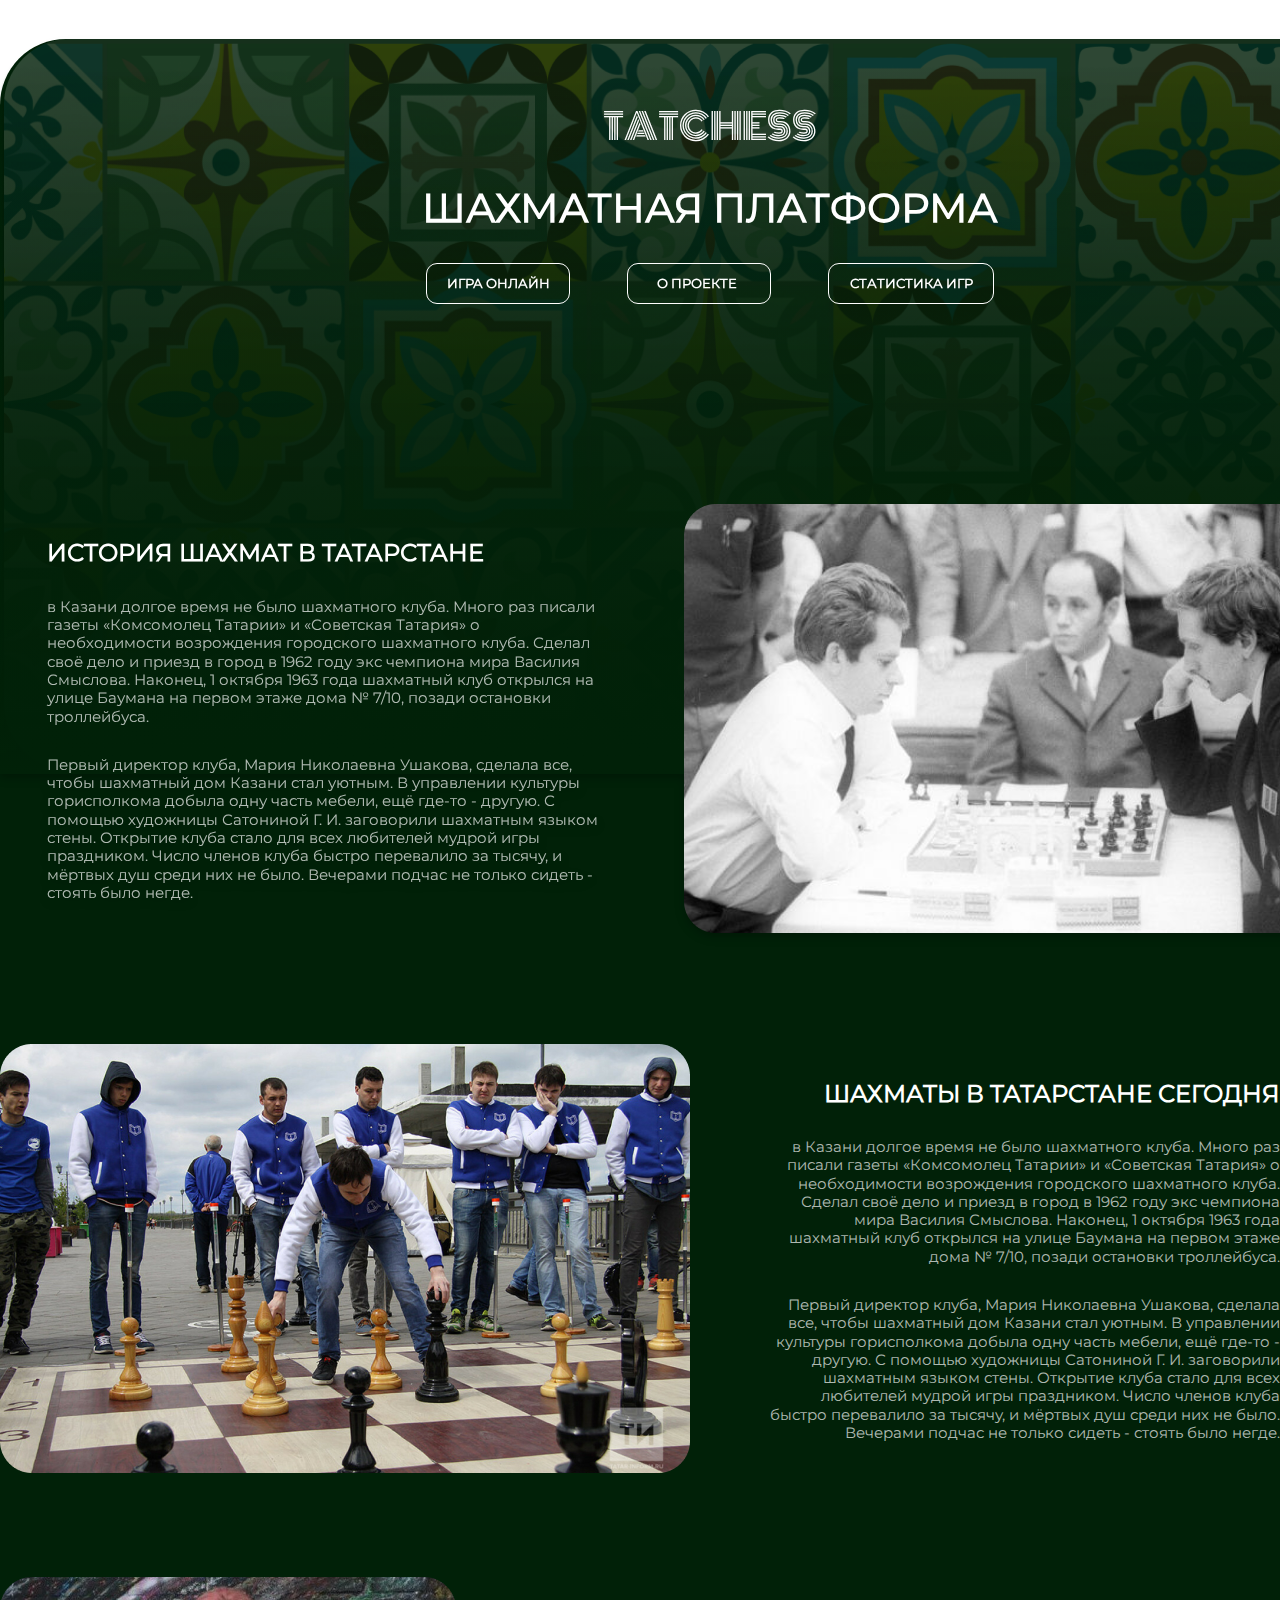
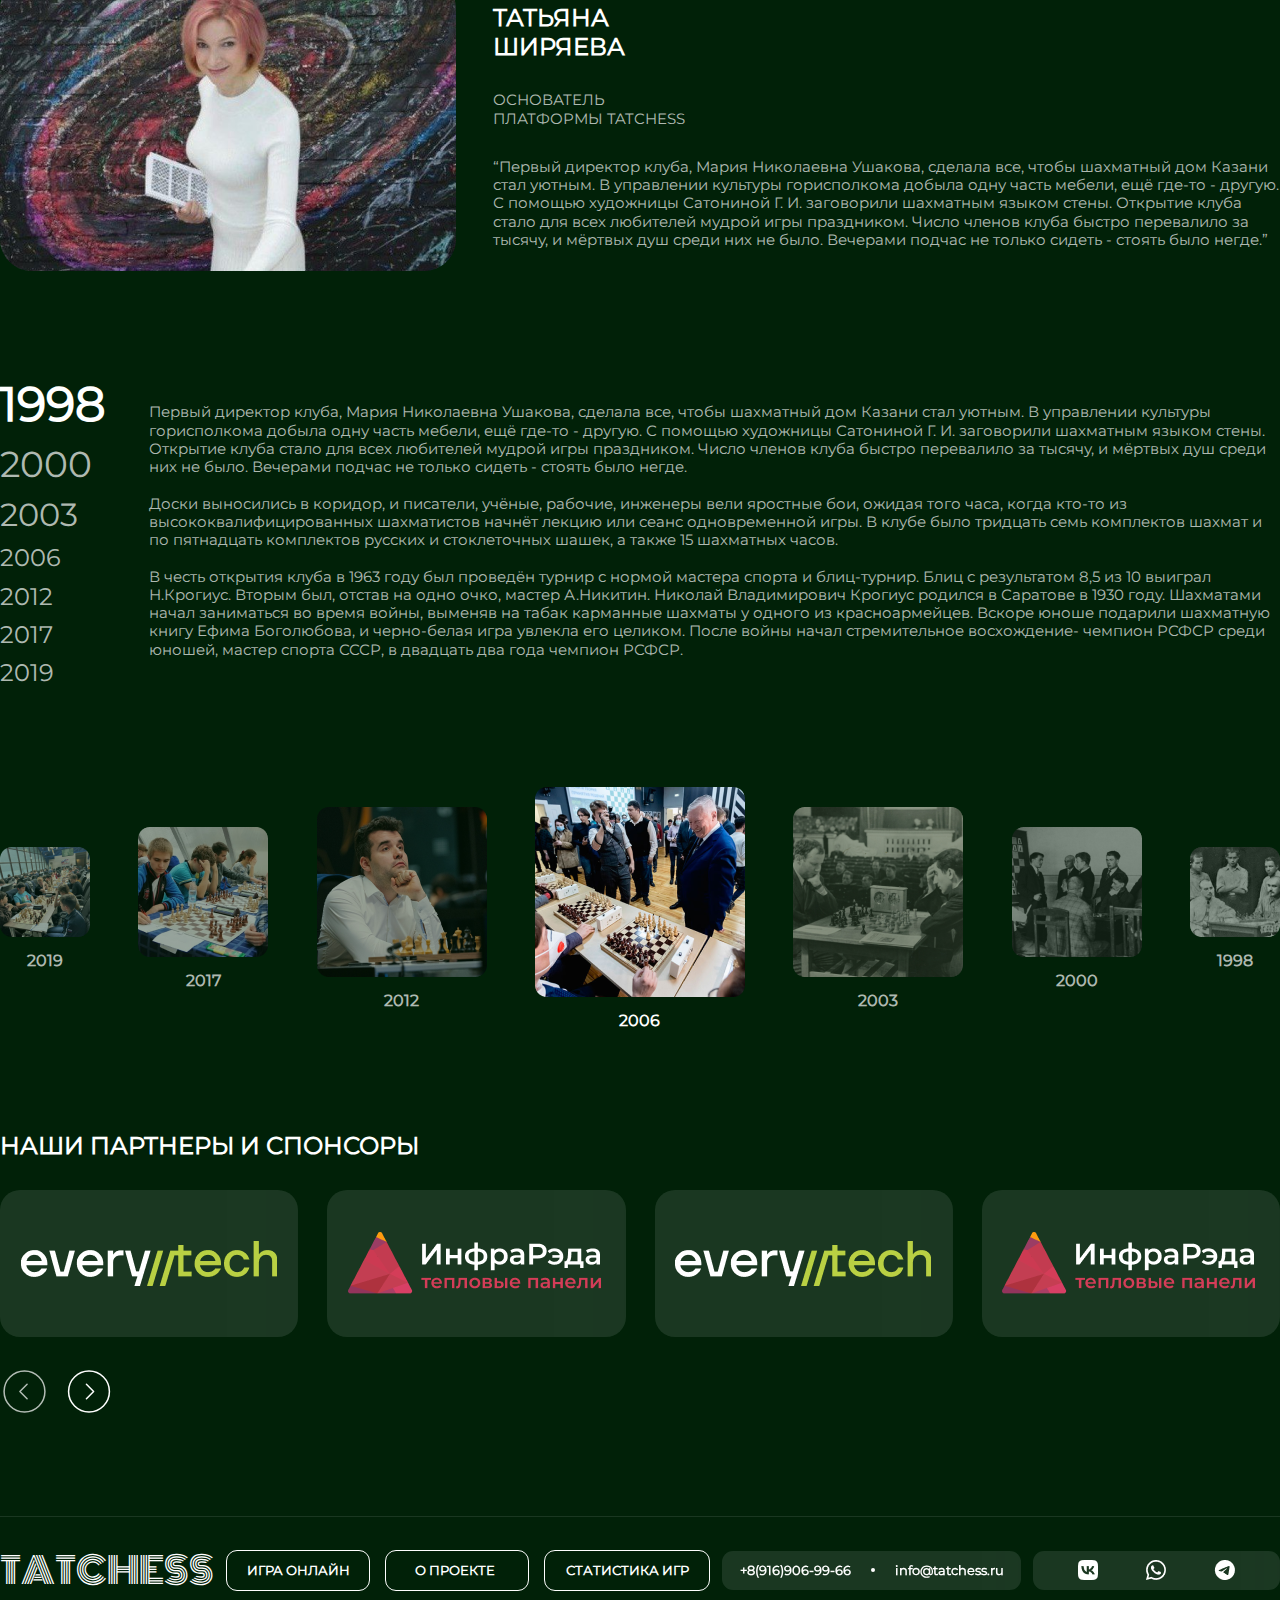
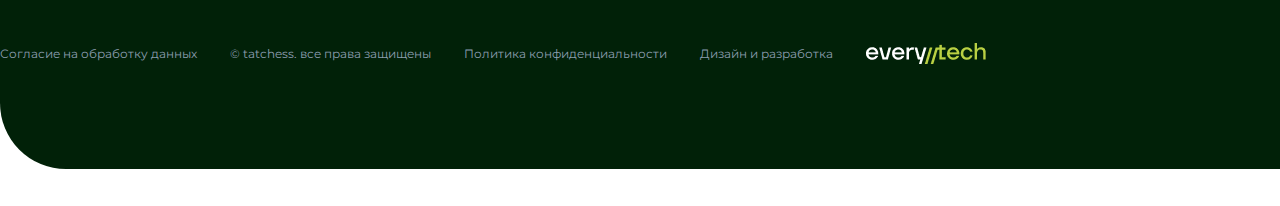
<file: index.html>
<!DOCTYPE html>
<html lang="en">

<head>
    <meta charset="UTF-8">
    <meta name="viewport" content="width=device-width, initial-scale=1.0">
    <title>TATCHESS</title>
    <link rel="stylesheet" href="assets/css/style.css">
</head>

<body class="container">

    <!-- header_and_banner start -->

    <div class="backgr_2"></div>
    <div class="backgr">
        <header class="logo">TATCHESS</header>
        <div class="banner">
            <div class="banner_title">
                <h1>ШАХМАТНАЯ ПЛАТФОРМА</h1>
            </div>
            <div class="buttons">
                <a href="pages/game_online.html" class="btn1">ИГРА ОНЛАЙН</a>
                <a href="pages/tatiana.html" class="btn2">О ПРОЕКТЕ</a>
                <a href="pages/game_stats.html" class="btn3">СТАТИСТИКА ИГР</a>
            </div>
        </div>

        <!-- header_and_banner end -->
    
        <!-- chess_story start -->

        <div class="chess_story container_2">
            <div class="chess_story_left">
                <h2>ИСТОРИЯ ШАХМАТ В ТАТАРСТАНЕ</h2>
                <p>в Казани долгое время не было шахматного клуба. Много раз писали газеты «Комсомолец Татарии» и
                    «Советская Татария» о необходимости возрождения городского шахматного клуба. Сделал своё дело и
                    приезд в город в 1962 году экс чемпиона мира Василия Смыслова. Наконец, 1 октября 1963 года
                    шахматный клуб открылся на улице Баумана на первом этаже дома № 7/10, позади остановки троллейбуса.
                </p>
                <p>Первый директор клуба, Мария Николаевна Ушакова, сделала все, чтобы шахматный дом Казани стал уютным.
                    В управлении культуры горисполкома добыла одну часть мебели, ещё где-то - другую. С помощью
                    художницы Сатониной Г. И. заговорили шахматным языком стены. Открытие клуба стало для всех любителей
                    мудрой игры праздником. Число членов клуба быстро перевалило за тысячу, и мёртвых душ среди них не
                    было. Вечерами подчас не только сидеть - стоять было негде.
                </p>
            </div>
            <div class="chess_story_right">
                <img src="assets/media/chess_story/chess_story.png" alt="История шахмат">
            </div>
        </div>

        <!-- chess_story end -->

    </div>
    <!-- chess_today start -->
    <div class="chess_today container_2 mt-100">
        <div class="chess_today_left">
            <img src="assets/media/chess_today/chess_today.png" alt="Шахматы сегодня">
        </div>
        <div class="chess_today_right">
            <h2>ШАХМАТЫ В ТАТАРСТАНЕ СЕГОДНЯ</h2>
            <p>в Казани долгое время не было шахматного клуба. Много раз писали газеты «Комсомолец Татарии» и
                «Советская Татария» о необходимости возрождения городского шахматного клуба. Сделал своё дело и
                приезд в город в 1962 году экс чемпиона мира Василия Смыслова. Наконец, 1 октября 1963 года
                шахматный клуб открылся на улице Баумана на первом этаже дома № 7/10, позади остановки троллейбуса.
            </p>
            <p>Первый директор клуба, Мария Николаевна Ушакова, сделала все, чтобы шахматный дом Казани стал уютным.
                В управлении культуры горисполкома добыла одну часть мебели, ещё где-то - другую. С помощью
                художницы Сатониной Г. И. заговорили шахматным языком стены. Открытие клуба стало для всех любителей
                мудрой игры праздником. Число членов клуба быстро перевалило за тысячу, и мёртвых душ среди них не
                было. Вечерами подчас не только сидеть - стоять было негде.
            </p>
        </div>
    </div>

    <!-- chess_today end -->

    <!-- tatiana start -->

    <div class="tatiana container_2 mt-100">
        <div class="tatiana_left">
            <img src="assets/media/tatiana/tatiana.png" alt="Татьяна Ширяева">
        </div>
        <div class="tatiana_right">
            <h2>ТАТЬЯНА <br>ШИРЯЕВА </h2>
            <p>ОСНОВАТЕЛЬ <br>ПЛАТФОРМЫ TATCHESS</p>
            <P>“Первый директор клуба, Мария Николаевна Ушакова, сделала все, чтобы шахматный дом Казани стал
                уютным. В управлении культуры горисполкома добыла одну часть мебели, ещё где-то - другую. С помощью
                художницы Сатониной Г. И. заговорили шахматным языком стены. Открытие клуба стало для всех любителей
                мудрой игры праздником. Число членов клуба быстро перевалило за тысячу, и мёртвых душ среди них не
                было. Вечерами подчас не только сидеть - стоять было негде.”</P>
        </div>
    </div>

    <!-- tatiana end -->

    <!-- years start -->

    <div class="years container_2 mt-100">
        <div class="years_left">
            <h1>1998</h1>
            <h2>2000</h2>
            <h3>2003</h3>
            <h4>2006</h4>
            <h4>2012</h4>
            <h4>2017</h4>
            <h4>2019</h4>
        </div>
        <div class="years_right">
            <p>Первый директор клуба, Мария Николаевна Ушакова, сделала все, чтобы шахматный дом Казани стал уютным.
                В
                управлении культуры горисполкома добыла одну часть мебели, ещё где-то - другую. С помощью художницы
                Сатониной Г. И. заговорили шахматным языком стены. Открытие клуба стало для всех любителей мудрой
                игры
                праздником. Число членов клуба быстро перевалило за тысячу, и мёртвых душ среди них не было.
                Вечерами
                подчас не только сидеть - стоять было негде.</p>
            <p>Доски выносились в коридор, и писатели, учёные, рабочие, инженеры вели яростные бои, ожидая того
                часа,
                когда кто-то из высококвалифицированных шахматистов начнёт лекцию или сеанс одновременной игры. В
                клубе
                было тридцать семь комплектов шахмат и по пятнадцать комплектов русских и стоклеточных шашек, а
                также 15
                шахматных часов.</p>
            <p>В честь открытия клуба в 1963 году был проведён турнир с нормой мастера спорта и блиц-турнир. Блиц с
                результатом 8,5 из 10 выиграл Н.Крогиус. Вторым был, отстав на одно очко, мастер А.Никитин. Николай
                Владимирович Крогиус родился в Саратове в 1930 году. Шахматами начал заниматься во время войны,
                выменяв
                на табак карманные шахматы у одного из красноармейцев. Вскоре юноше подарили шахматную книгу Ефима
                Боголюбова, и черно-белая игра увлекла его целиком. После войны начал стремительное восхождение-
                чемпион
                РСФСР среди юношей, мастер спорта СССР, в двадцать два года чемпион РСФСР.</p>
        </div>
    </div>
    <div class="years_images container_2 mt-100">
        <div class="years_images_block">
            <div class="img_block">
                <img src="assets/media/years_images/2019.png" alt="2019">
                <figcaption>2019</figcaption>
            </div>
            <div class="img_block">
                <img src="assets/media/years_images/2017.png" alt="2017">
                <figcaption>2017</figcaption>
            </div>
            <div class="img_block">
                <img src="assets/media/years_images/2012.png" alt="2012">
                <figcaption>2012</figcaption>
            </div>
            <div class="img_block">
                <img src="assets/media/years_images/2006.png" alt="2006">
                <figcaption class="active">2006</figcaption>
            </div>
            <div class="img_block">
                <img src="assets/media/years_images/2003.png" alt="2003">
                <figcaption>2003</figcaption>
            </div>
            <div class="img_block">
                <img src="assets/media/years_images/2000.png" alt="2000">
                <figcaption>2000</figcaption>
            </div>
            <div class="img_block">
                <img src="assets/media/years_images/1998.png" alt="1998">
                <figcaption>1998</figcaption>
            </div>
        </div>
    </div>

    <!-- years end -->

    <!-- partners start -->

    <div class="partners container_2 mt-100">
        <h2>НАШИ ПАРТНЕРЫ И СПОНСОРЫ</h2>
        <div class="partner_blocks">
            <div class="partner_block">
                <img src="assets/media/partners/everytech.png" alt="EveryTech">
            </div>
            <div class="partner_block">
                <img src="assets/media/partners/infraRada.png" alt="ИнфраРэда">
            </div>
            <div class="partner_block">
                <img src="assets/media/partners/everytech.png" alt="EveryTech">
            </div>
            <div class="partner_block">
                <img src="assets/media/partners/infraRada.png" alt="ИнфраРэда">
            </div>
        </div>
        <div class="partner_arrows">
            <img src="assets/media/partners/arrow_left.svg" alt="Назад">
            <img src="assets/media/partners/arrow_right.svg" alt="Далее">
        </div>
    </div>

    <!-- partners end -->

    <!-- footer start -->

    <footer class="container_2 mt-100">
        <div class="footer_line"></div>
        <div class="footer_menu">
            <div class="footer_logo">TATCHESS</div>
            <div class="footer_buttons">
                <a href="pages/game_online.html" class="btn1">ИГРА ОНЛАЙН</a>
                <a href="pages/tatiana.html" class="btn2">О ПРОЕКТЕ</a>
                <a href="pages/game_stats.html" class="btn3">СТАТИСТИКА ИГР</a>
            </div>
            <div class="contact_block">
                <a href="tel:+79169069966">+8(916)906-99-66</a>
                <div class="circle"></div>
                <a href="mailto:info@tatchess.ru">info@tatchess.ru</a>
            </div>
            <div class="social_icons">
                <img src="assets/media/footer/vk.png" alt="VK">
                <img src="assets/media/footer/ws.png" alt="WhatsApp">
                <img src="assets/media/footer/tg.png" alt="Telegram">
            </div>
        </div>
        <div class="footer_bottom_menu">
            <a href="#">Согласие на обработку данных</a>
            <a href="#">© tatchess. все права защищены</a>
            <a href="#">Политика конфиденциальности</a>
            <a href="#">Дизайн и разработка</a>
            <img src="assets/media/footer/everytech.png" alt="EveryTech">
        </div>
    </footer>

    <!-- footer end -->

</body>

</html>
</file>
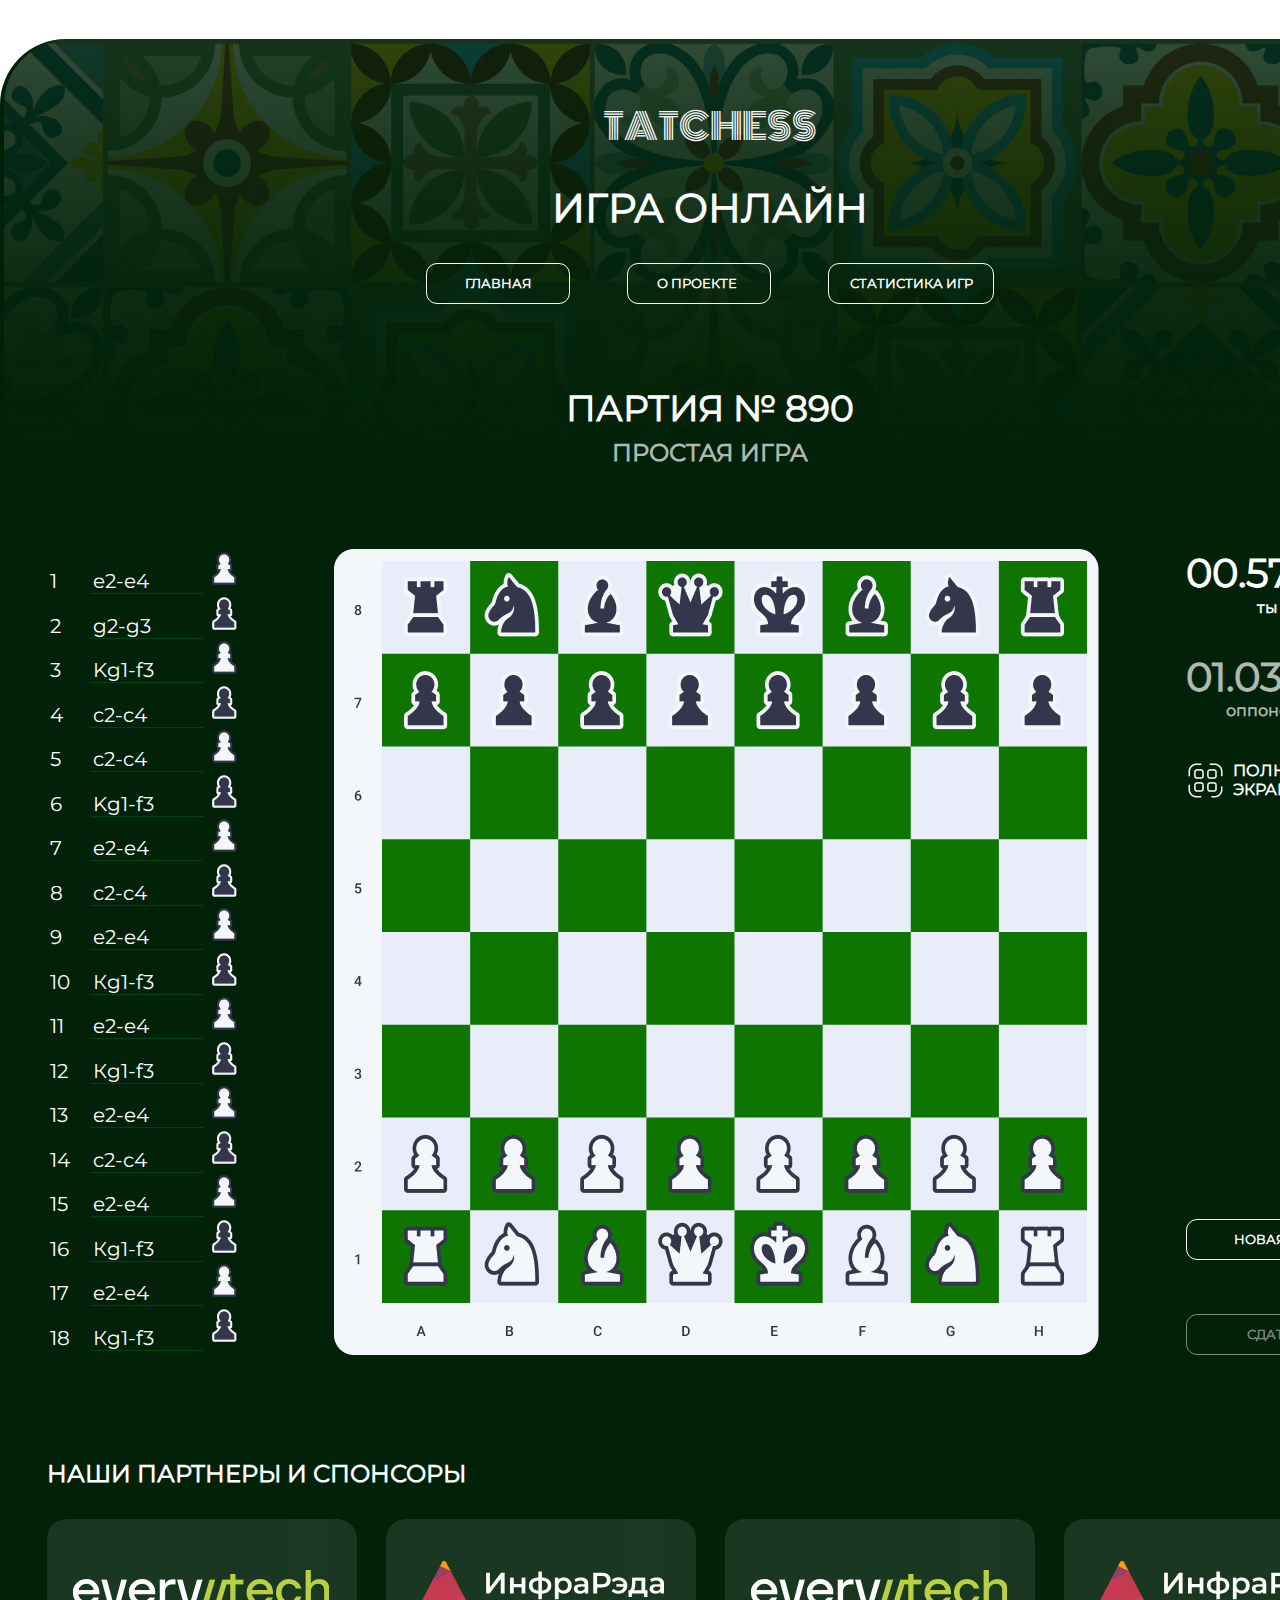
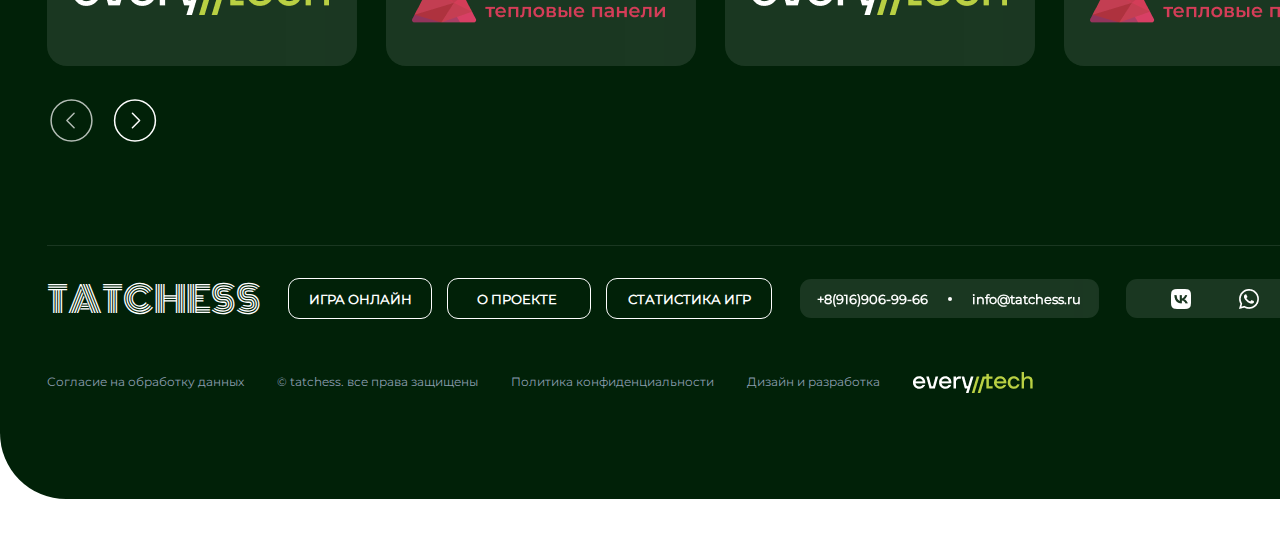
<file: pages/game_chess.html>
<!DOCTYPE html>
<html lang="ru">

<head>
    <meta charset="UTF-8">
    <meta name="viewport" content="width=device-width, initial-scale=1.0">
    <title>ИГРА ОНЛАЙН</title>
    <link rel="stylesheet" href="../assets/css/style.css">
</head>

<body class="container">
    <div class="game_chess_backgr_2"></div>
    <div class="stats_backgr">
        <header class="logo">TATCHESS</header>
        <div class="stats_banner">
            <div class="banner_title">
                <h1>ИГРА ОНЛАЙН</h1>
            </div>
            <div class="stats_buttons">
                <a href="../index.html" class="btn1">ГЛАВНАЯ</a>
                <a href="../pages/tatiana.html" class="btn2">О ПРОЕКТЕ</a>
                <a href="../pages/game_stats.html" class="btn3">СТАТИСТИКА ИГР</a>
            </div>
        </div>
        <div class="game_online container_2">
            <div class="game_online_title">
                <h2>ПАРТИЯ № 890</h2>
                <h3>ПРОСТАЯ ИГРА</h3>
            </div>
            <div class="game_menu">
                <div class="table">
                    <table>
                        <tr>
                            <td>1</td>
                            <td>e2-e4</td>
                            <td class="td_img">
                                <img src="../assets/media/game_chess/white.png" alt="">
                            </td>
                        </tr>
                        <tr>
                            <td>2</td>
                            <td>g2-g3</td>
                            <td>
                                <img src="../assets/media/game_chess/black.png" alt="">
                            </td>
                        </tr>
                        <tr>
                            <td>3</td>
                            <td>Kg1-f3</td>
                            <td>
                                <img src="../assets/media/game_chess/white.png" alt="">
                            </td>
                        </tr>
                        <tr>
                            <td>4</td>
                            <td>c2-c4</td>
                            <td>
                                <img src="../assets/media/game_chess/black.png" alt="">
                            </td>
                        </tr>
                        <tr>
                            <td>5</td>
                            <td>c2-c4</td>
                            <td>
                                <img src="../assets/media/game_chess/white.png" alt="">
                            </td>
                        </tr>
                        <tr>
                            <td>6</td>
                            <td>Kg1-f3</td>
                            <td>
                                <img src="../assets/media/game_chess/black.png" alt="">
                            </td>
                        </tr>
                        <tr>
                            <td>7</td>
                            <td>e2-e4</td>
                            <td>
                                <img src="../assets/media/game_chess/white.png" alt="">
                            </td>
                        </tr>
                        <tr>
                            <td>8</td>
                            <td>c2-c4</td>
                            <td>
                                <img src="../assets/media/game_chess/black.png" alt="">
                            </td>
                        </tr>
                        <tr>
                            <td>9</td>
                            <td>e2-e4</td>
                            <td>
                                <img src="../assets/media/game_chess/white.png" alt="">
                            </td>
                        </tr>
                        <tr>
                            <td>10</td>
                            <td>Кg1-f3</td>
                            <td>
                                <img src="../assets/media/game_chess/black.png" alt="">
                            </td>
                        </tr>
                        <tr>
                            <td>11</td>
                            <td>e2-e4</td>
                            <td>
                                <img src="../assets/media/game_chess/white.png" alt="">
                            </td>
                        </tr>
                        <tr>
                            <td>12</td>
                            <td>Кg1-f3</td>
                            <td>
                                <img src="../assets/media/game_chess/black.png" alt="">
                            </td>
                        </tr>
                        <tr>
                            <td>13</td>
                            <td>e2-e4</td>
                            <td>
                                <img src="../assets/media/game_chess/white.png" alt="">
                            </td>
                        </tr>
                        <tr>
                            <td>14</td>
                            <td>c2-c4</td>
                            <td>
                                <img src="../assets/media/game_chess/black.png" alt="">
                            </td>
                        </tr>
                        <tr>
                            <td>15</td>
                            <td>e2-e4</td>
                            <td>
                                <img src="../assets/media/game_chess/white.png" alt="">
                            </td>
                        </tr>
                        <tr>
                            <td>16</td>
                            <td>Кg1-f3</td>
                            <td>
                                <img src="../assets/media/game_chess/black.png" alt="">
                            </td>
                        </tr>
                        <tr>
                            <td>17</td>
                            <td>e2-e4</td>
                            <td>
                                <img src="../assets/media/game_chess/white.png" alt="">
                            </td>
                        </tr>
                        <tr>
                            <td>18</td>
                            <td>Кg1-f3</td>
                            <td>
                                <img src="../assets/media/game_chess/black.png" alt="">
                            </td>
                        </tr>
                    </table>
                </div>
                <div class="board">
                    <img src="../assets/media/game_chess/board.png" alt="">
                </div>
                <div class="time_block">
                    <div class="you">
                        <h2>00.57.90</h2>
                        <p>ты</p>
                    </div>
                    <div class="opponent">
                        <h2>01.03.45</h2>
                        <p>оппонент</p>
                    </div>
                    <div class="scan">
                        <img src="../assets/media/game_chess/scan-barcode.png" alt="">
                        <p>ПОЛНЫЙ<br> ЭКРАН</p>
                    </div>
                    <div class="btns">
                        <button class="chess_btn">НОВАЯ ИГРА</button>
                        <button class="chess_btn2">СДАТЬСЯ</button>
                    </div>
                </div>
            </div>
        </div>

        <!-- partners start -->

        <div class="partners container_2 mt-100">
            <h2>НАШИ ПАРТНЕРЫ И СПОНСОРЫ</h2>
            <div class="partner_blocks">
                <div class="partner_block">
                    <img src="../assets/media/partners/everytech.png" alt="EveryTech">
                </div>
                <div class="partner_block">
                    <img src="../assets/media/partners/infraRada.png" alt="ИнфраРэда">
                </div>
                <div class="partner_block">
                    <img src="../assets/media/partners/everytech.png" alt="EveryTech">
                </div>
                <div class="partner_block">
                    <img src="../assets/media/partners/infraRada.png" alt="ИнфраРэда">
                </div>
            </div>
            <div class="partner_arrows">
                <img src="../assets/media/partners/arrow_left.svg" alt="Назад">
                <img src="../assets/media/partners/arrow_right.svg" alt="Далее">
            </div>
        </div>

        <!-- partners end -->

        <!-- footer start -->
        <footer class="container_2 mt-100">
            <div class="footer_line"></div>
            <div class="footer_menu">
                <div class="footer_logo">TATCHESS</div>
                <div class="footer_buttons">
                    <a href="../pages/game_online.html" class="btn1">ИГРА ОНЛАЙН</a>
                    <a href="../pages/tatiana.html" class="btn2">О ПРОЕКТЕ</a>
                    <a href="../pages/game_stats.html" class="btn3">СТАТИСТИКА ИГР</a>
                </div>
                <div class="contact_block">
                    <a href="tel:+79169069966">+8(916)906-99-66</a>
                    <div class="circle"></div>
                    <a href="mailto:info@tatchess.ru">info@tatchess.ru</a>
                </div>
                <div class="social_icons">
                    <img src="../assets/media/footer/vk.png" alt="VK">
                    <img src="../assets/media/footer/ws.png" alt="WhatsApp">
                    <img src="../assets/media/footer/tg.png" alt="Telegram">
                </div>
            </div>
            <div class="footer_bottom_menu">
                <a href="#">Согласие на обработку данных</a>
                <a href="#">© tatchess. все права защищены</a>
                <a href="#">Политика конфиденциальности</a>
                <a href="#">Дизайн и разработка</a>
                <img src="../assets/media/footer/everytech.png" alt="EveryTech">
            </div>
        </footer>

        <!-- footer end -->
    </div>
</body>
</file>
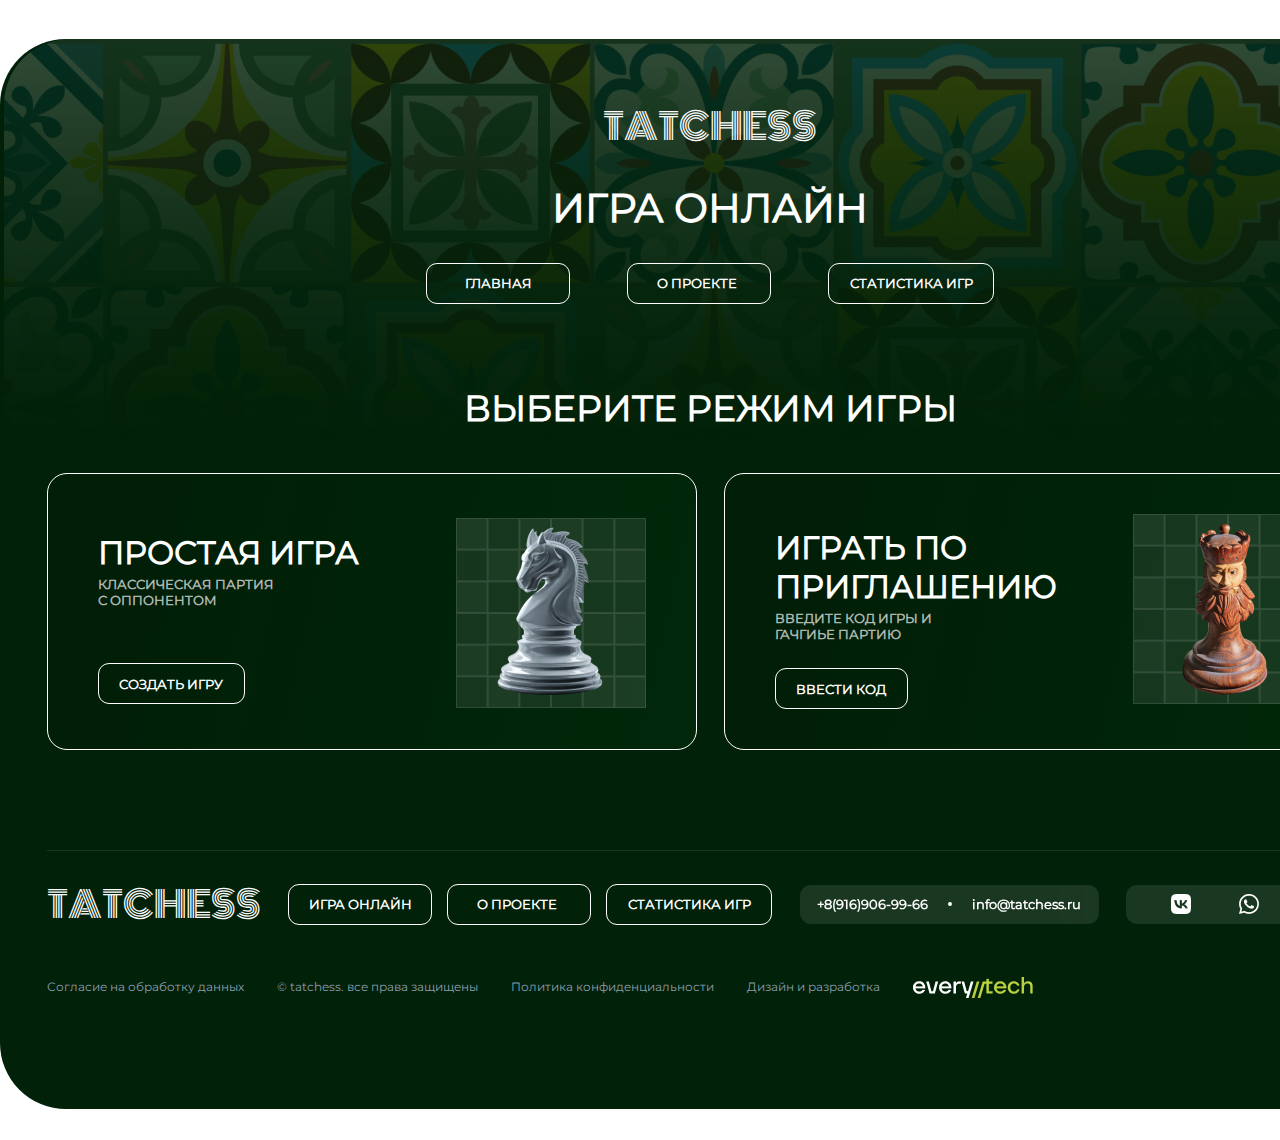
<file: pages/game_online.html>
<!DOCTYPE html>
<html lang="ru">

<head>
    <meta charset="UTF-8">
    <meta name="viewport" content="width=device-width, initial-scale=1.0">
    <title>ИГРА ОНЛАЙН</title>
    <link rel="stylesheet" href="../assets/css/style.css">
</head>

<body class="container">
    <div class="game_online_backgr_2"></div>
    <div class="stats_backgr">
        <header class="logo">TATCHESS</header>
        <div class="stats_banner">
            <div class="banner_title">
                <h1>ИГРА ОНЛАЙН</h1>
            </div>
            <div class="stats_buttons">
                <a href="../index.html" class="btn1">ГЛАВНАЯ</a>
                <a href="../pages/tatiana.html" class="btn2">О ПРОЕКТЕ</a>
                <a href="../pages/game_stats.html" class="btn3">СТАТИСТИКА ИГР</a>
            </div>
        </div>
        <div class="game_online container_2">
            <div class="game_online_title">
                <h2>ВЫБЕРИТЕ РЕЖИМ ИГРЫ</h2>
            </div>
            <div class="game_blocks">
                <div class="left_game_block">
                    <div class="game_block_info">
                        <div class="text_left">
                            <h3>ПРОСТАЯ ИГРА</h3>
                            <p>КЛАССИЧЕСКАЯ ПАРТИЯ<br>С ОППОНЕНТОМ</p>
                            <a href="../pages/game_chess.html" class="game_btn">СОЗДАТЬ ИГРУ</a>
                        </div>
                        <img src="../assets/media/game_blocks/left_photo.png" alt="">
                    </div>
                </div>
                <div class="right_game_block">
                    <div class="game_block_info">
                        <div class="text_right">
                            <h3>ИГРАТЬ ПО<br>ПРИГЛАШЕНИЮ</h3>
                            <p>ВВЕДИТЕ КОД ИГРЫ И<br>ГАЧГИЬЕ ПАРТИЮ</p>
                            <a href="../pages/game_chess.html" class="game_btn">ВВЕСТИ КОД</a>
                        </div>
                        <img src="../assets/media/game_blocks/right_photo.png" alt="">
                    </div>
                </div>
            </div>
        </div>

        <!-- footer start -->

        <footer class="container_2 mt-100">
            <div class="footer_line"></div>
            <div class="footer_menu">
                <div class="footer_logo">TATCHESS</div>
                <div class="footer_buttons">
                    <a href="../pages/game_online.html" class="btn1">ИГРА ОНЛАЙН</a>
                    <a href="../pages/tatiana.html" class="btn2">О ПРОЕКТЕ</a>
                    <a href="../pages/game_stats.html" class="btn3">СТАТИСТИКА ИГР</a>
                </div>
                <div class="contact_block">
                    <a href="tel:+79169069966">+8(916)906-99-66</a>
                    <div class="circle"></div>
                    <a href="mailto:info@tatchess.ru">info@tatchess.ru</a>
                </div>
                <div class="social_icons">
                    <img src="../assets/media/footer/vk.png" alt="VK">
                    <img src="../assets/media/footer/ws.png" alt="WhatsApp">
                    <img src="../assets/media/footer/tg.png" alt="Telegram">
                </div>
            </div>
            <div class="footer_bottom_menu">
                <a href="#">Согласие на обработку данных</a>
                <a href="#">© tatchess. все права защищены</a>
                <a href="#">Политика конфиденциальности</a>
                <a href="#">Дизайн и разработка</a>
                <img src="../assets/media/footer/everytech.png" alt="EveryTech">
            </div>
        </footer>

        <!-- footer end -->
    </div>
</body>

</html>
</file>
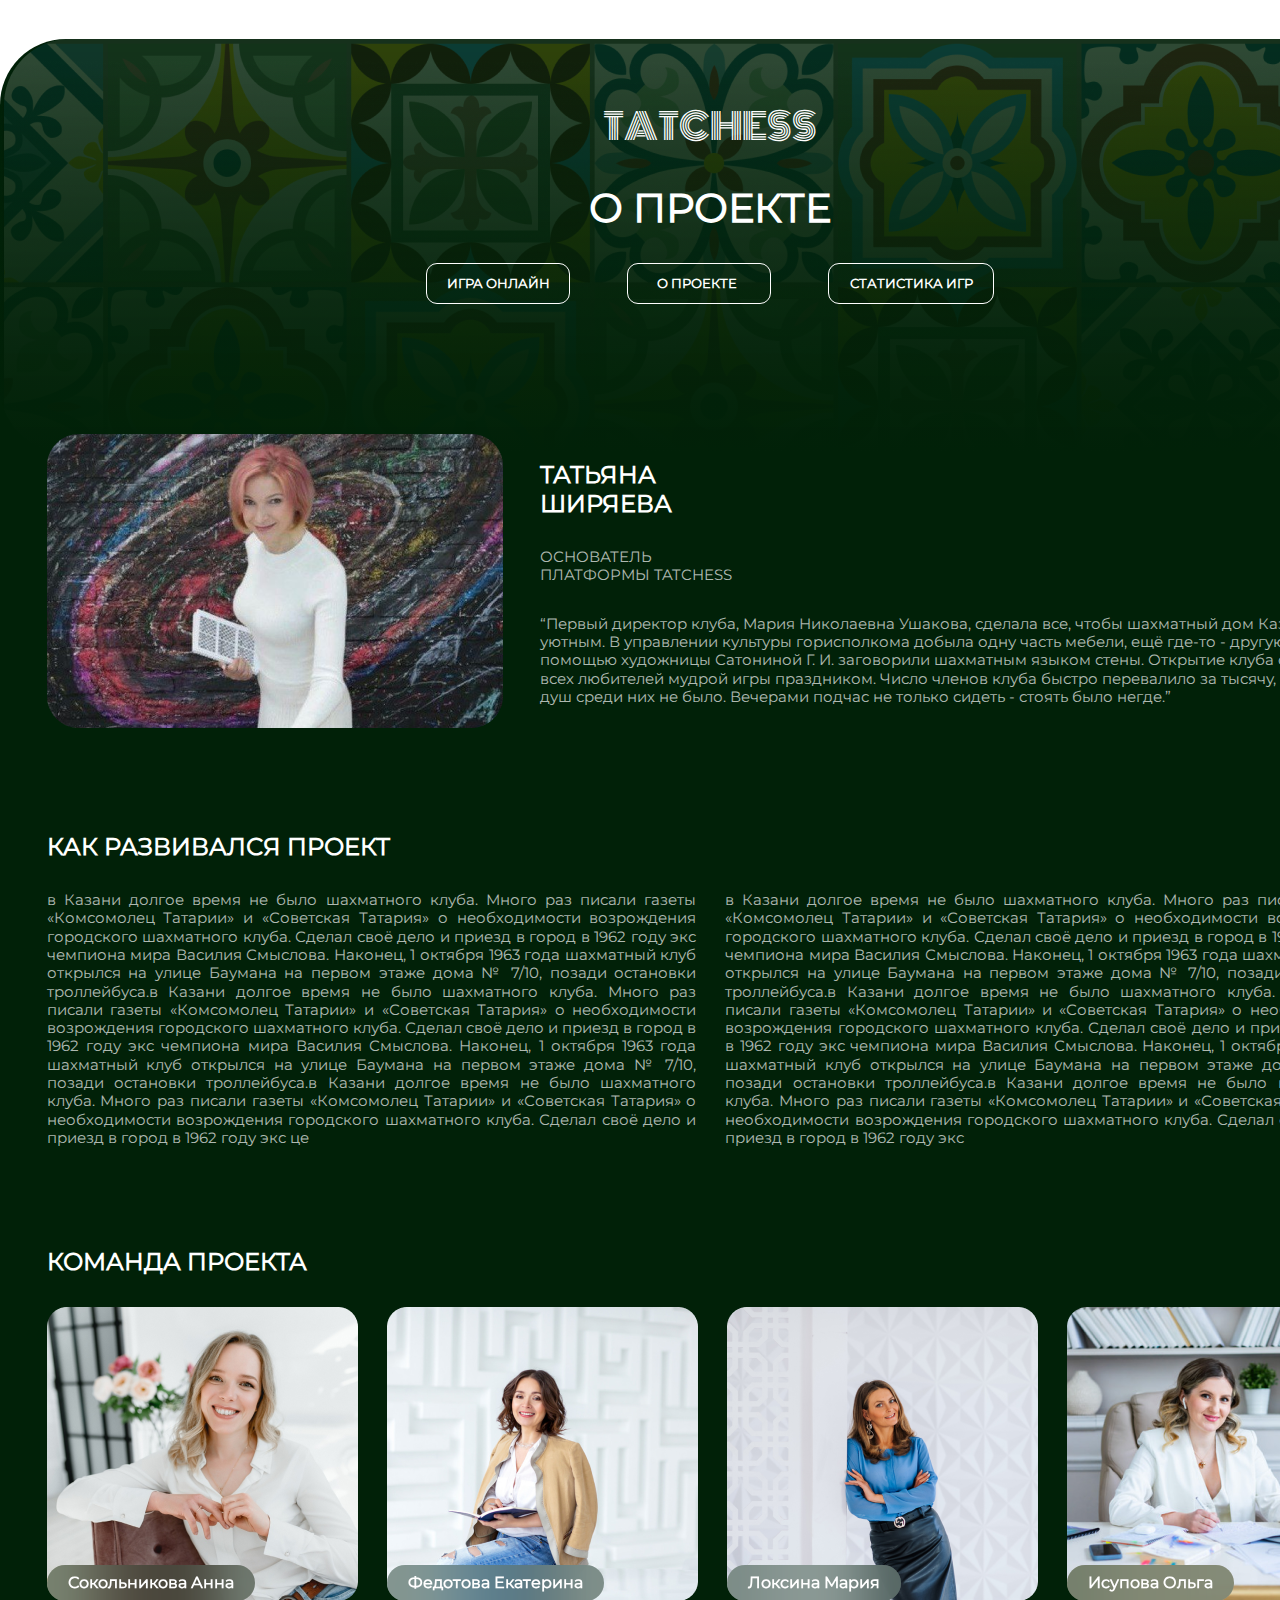
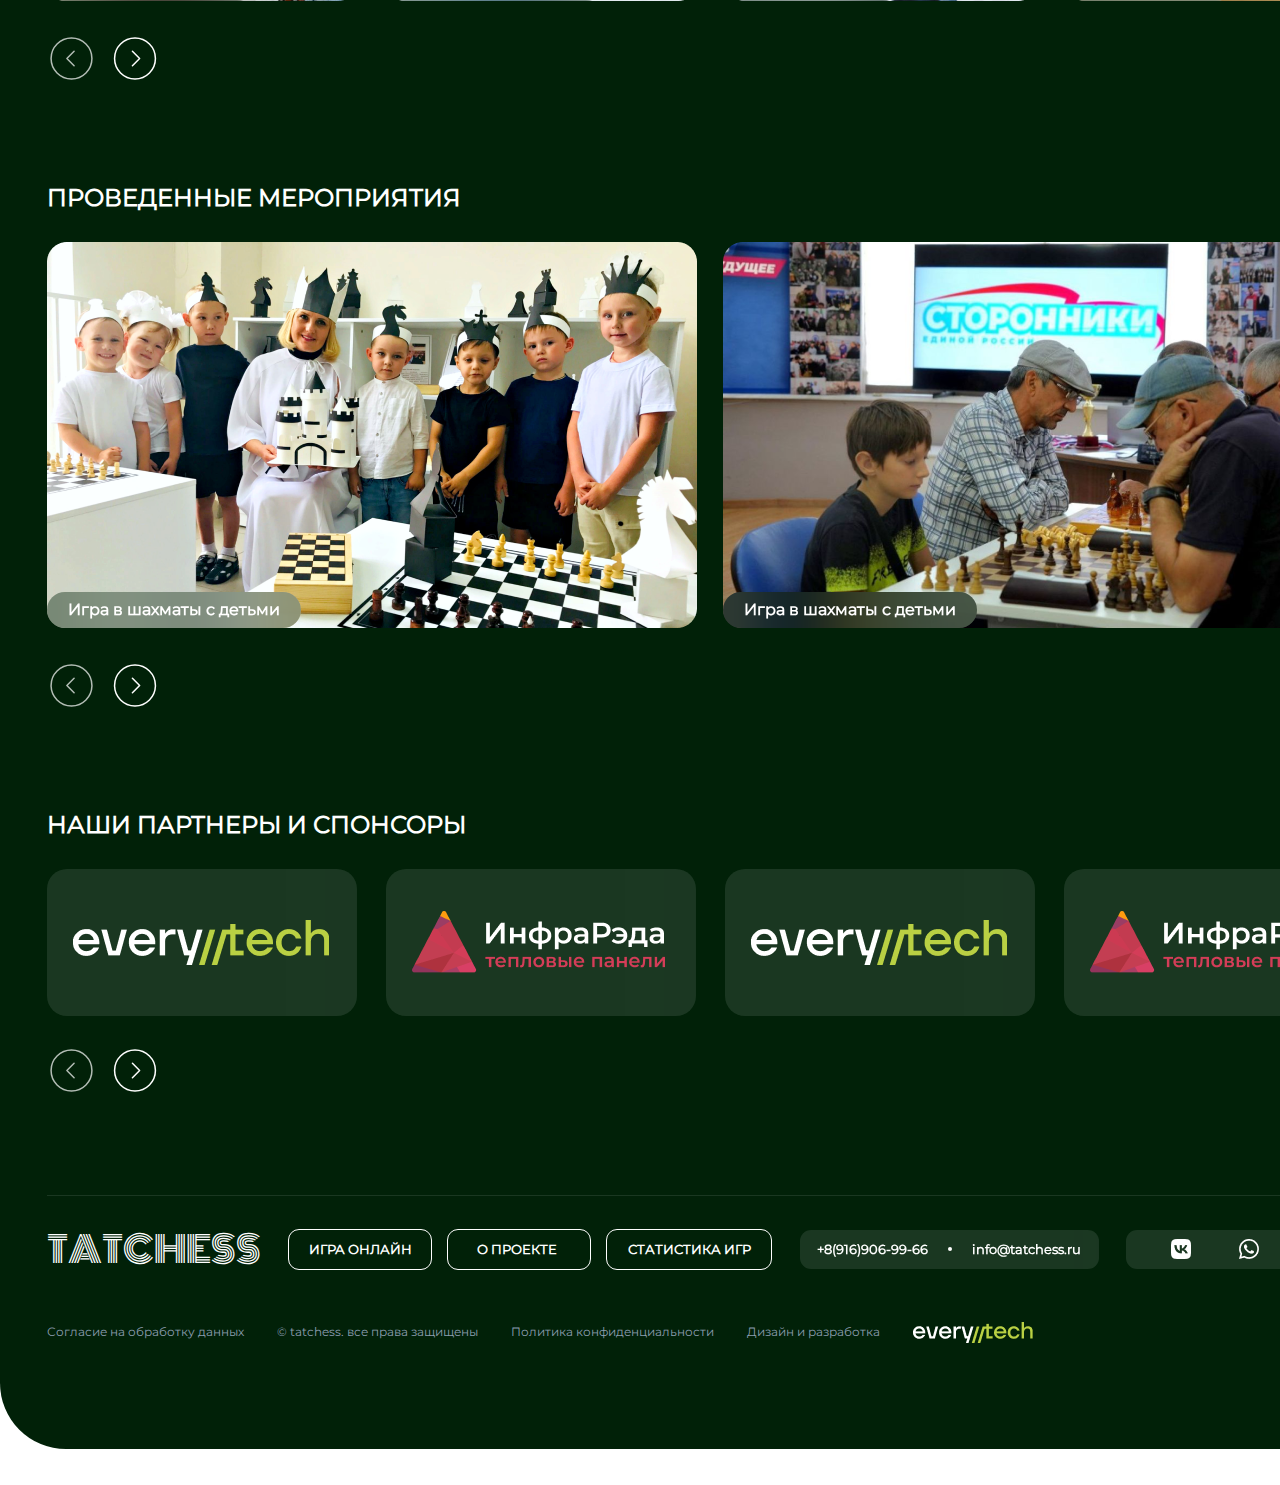
<file: pages/tatiana.html>
<!DOCTYPE html>
<html lang="ru">

<head>
    <meta charset="UTF-8">
    <meta name="viewport" content="width=device-width, initial-scale=1.0">
    <title>О ПРОЕКТЕ</title>
    <link rel="stylesheet" href="../assets/css/style.css">
</head>

<body class="container">
    <div class="tatiana_backgr_2"></div>
    <div class="stats_backgr">
        <header class="logo">TATCHESS</header>
        <div class="stats_banner">
            <div class="banner_title">
                <h1>О ПРОЕКТЕ</h1>
            </div>
            <div class="stats_buttons">
                <a href="../pages/game_online.html" class="btn1">ИГРА ОНЛАЙН</a>
                <a href="../pages/tatiana.html" class="btn2">О ПРОЕКТЕ</a>
                <a href="../pages/game_stats.html" class="btn3">СТАТИСТИКА ИГР</a>
            </div>
        </div>
        <!-- tatiana start -->

        <div class="tatiana container_2 mt-100">
            <div class="tatiana_left">
                <img src="../assets/media/tatiana/tatiana.png" alt="Татьяна Ширяева">
            </div>
            <div class="tatiana_right">
                <h2>ТАТЬЯНА <br>ШИРЯЕВА </h2>
                <p>ОСНОВАТЕЛЬ <br>ПЛАТФОРМЫ TATCHESS</p>
                <P>“Первый директор клуба, Мария Николаевна Ушакова, сделала все, чтобы шахматный дом Казани стал
                    уютным. В управлении культуры горисполкома добыла одну часть мебели, ещё где-то - другую. С помощью
                    художницы Сатониной Г. И. заговорили шахматным языком стены. Открытие клуба стало для всех любителей
                    мудрой игры праздником. Число членов клуба быстро перевалило за тысячу, и мёртвых душ среди них не
                    было. Вечерами подчас не только сидеть - стоять было негде.”</P>
            </div>
        </div>

        <!-- tatiana end -->

        <!-- project_development start -->

        <div class="project_development container_2 mt-100">
            <h2>КАК РАЗВИВАЛСЯ ПРОЕКТ</h2>
            <div class="project_info">
                <div class="project_left">
                    <p>в Казани долгое время не было шахматного клуба. Много раз писали газеты «Комсомолец Татарии» и
                        «Советская Татария» о необходимости возрождения городского шахматного клуба. Сделал своё дело и
                        приезд в
                        город в 1962 году экс чемпиона мира Василия Смыслова. Наконец, 1 октября 1963 года шахматный
                        клуб
                        открылся на улице Баумана на первом этаже дома № 7/10, позади остановки троллейбуса.в Казани
                        долгое
                        время не было шахматного клуба. Много раз писали газеты «Комсомолец Татарии» и «Советская
                        Татария» о
                        необходимости возрождения городского шахматного клуба. Сделал своё дело и приезд в город в 1962
                        году экс
                        чемпиона мира Василия Смыслова. Наконец, 1 октября 1963 года шахматный клуб открылся на улице
                        Баумана на
                        первом этаже дома № 7/10, позади остановки троллейбуса.в Казани долгое время не было шахматного
                        клуба.
                        Много раз писали газеты «Комсомолец Татарии» и «Советская Татария» о необходимости возрождения
                        городского шахматного клуба. Сделал своё дело и приезд в город в 1962 году экс це</p>
                </div>
                <div class="project_right">
                    <p>в Казани долгое время не было шахматного клуба. Много раз писали газеты «Комсомолец Татарии» и
                        «Советская Татария» о необходимости возрождения городского шахматного клуба. Сделал своё дело и
                        приезд в город в 1962 году экс чемпиона мира Василия Смыслова. Наконец, 1 октября 1963 года
                        шахматный клуб открылся на улице Баумана на первом этаже дома № 7/10, позади остановки
                        троллейбуса.в Казани долгое время не было шахматного клуба. Много раз писали газеты «Комсомолец
                        Татарии» и «Советская Татария» о необходимости возрождения городского шахматного клуба. Сделал
                        своё дело и приезд в город в 1962 году экс чемпиона мира Василия Смыслова. Наконец, 1 октября
                        1963 года шахматный клуб открылся на улице Баумана на первом этаже дома № 7/10, позади остановки
                        троллейбуса.в Казани долгое время не было шахматного клуба. Много раз писали газеты «Комсомолец
                        Татарии» и «Советская Татария» о необходимости возрождения городского шахматного клуба. Сделал
                        своё дело и приезд в город в 1962 году экс </p>
                </div>
            </div>
        </div>

        <!-- project_development end -->

        <!-- team_project start -->

        <div class="team_project container_2 mt-100">
            <h2>КОМАНДА ПРОЕКТА</h2>
            <div class="team_list">
                <div class="team">
                    <img src="../assets/media/team_project/anna.png" alt="">
                    <div class="team_name">
                        <p>Сокольникова Анна</p>
                    </div>
                </div>
                <div class="team">
                    <img src="../assets/media/team_project/katya.png" alt="">
                    <div class="team_name">
                        <p>Федотова Екатерина</p>
                    </div>
                </div>
                <div class="team">
                    <img src="../assets/media/team_project/maria.png" alt="">
                    <div class="team_name">
                        <p>Локсина Мария</p>
                    </div>
                </div>
                <div class="team">
                    <img src="../assets/media/team_project/olga.png" alt="">
                    <div class="team_name">
                        <p>Исупова Ольга</p>
                    </div>
                </div>
            </div>
        </div>
        <div class="partner_arrows container_2">
            <img src="../assets/media/partners/arrow_left.svg" alt="Назад">
            <img src="../assets/media/partners/arrow_right.svg" alt="Далее">
        </div>

        <!-- team_project end -->

        <!-- events start -->

        <div class="events container_2 mt-100">
            <h2>ПРОВЕДЕННЫЕ МЕРОПРИЯТИЯ</h2>
            <div class="events_photos">
                <div class="left_photo">
                    <img src="../assets/media/events/left_photo.png" alt="">
                    <div class="team_name">
                        <p>Игра в шахматы с детьми</p>
                    </div>
                </div>
                <div class="right_photo">
                    <img src="../assets/media/events/right_photo.png" alt="">
                    <div class="team_name">
                        <p>Игра в шахматы с детьми</p>
                    </div>
                </div>
            </div>
            <div class="partner_arrows container_2">
                <img src="../assets/media/partners/arrow_left.svg" alt="Назад">
                <img src="../assets/media/partners/arrow_right.svg" alt="Далее">
            </div>
        </div>

        <!-- events end -->

        <!-- partners start -->

        <div class="partners container_2 mt-100">
            <h2>НАШИ ПАРТНЕРЫ И СПОНСОРЫ</h2>
            <div class="partner_blocks">
                <div class="partner_block">
                    <img src="../assets/media/partners/everytech.png" alt="EveryTech">
                </div>
                <div class="partner_block">
                    <img src="../assets/media/partners/infraRada.png" alt="ИнфраРэда">
                </div>
                <div class="partner_block">
                    <img src="../assets/media/partners/everytech.png" alt="EveryTech">
                </div>
                <div class="partner_block">
                    <img src="../assets/media/partners/infraRada.png" alt="ИнфраРэда">
                </div>
            </div>
            <div class="partner_arrows">
                <img src="../assets/media/partners/arrow_left.svg" alt="Назад">
                <img src="../assets/media/partners/arrow_right.svg" alt="Далее">
            </div>
        </div>

        <!-- partners end -->

        <!-- footer start -->
        <footer class="container_2 mt-100">
            <div class="footer_line"></div>
            <div class="footer_menu">
                <div class="footer_logo">TATCHESS</div>
                <div class="footer_buttons">
                    <a href="../pages/game_online.html" class="btn1">ИГРА ОНЛАЙН</a>
                    <a href="../pages/tatiana.html" class="btn2">О ПРОЕКТЕ</a>
                    <a href="../pages/game_stats.html" class="btn3">СТАТИСТИКА ИГР</a>
                </div>
                <div class="contact_block">
                    <a href="tel:+79169069966">+8(916)906-99-66</a>
                    <div class="circle"></div>
                    <a href="mailto:info@tatchess.ru">info@tatchess.ru</a>
                </div>
                <div class="social_icons">
                    <img src="../assets/media/footer/vk.png" alt="VK">
                    <img src="../assets/media/footer/ws.png" alt="WhatsApp">
                    <img src="../assets/media/footer/tg.png" alt="Telegram">
                </div>
            </div>
            <div class="footer_bottom_menu">
                <a href="#">Согласие на обработку данных</a>
                <a href="#">© tatchess. все права защищены</a>
                <a href="#">Политика конфиденциальности</a>
                <a href="#">Дизайн и разработка</a>
                <img src="../assets/media/footer/everytech.png" alt="EveryTech">
            </div>
        </footer>

        <!-- footer end -->
    </div>
</body>

</html>
</file>
<file: assets/css/style.css>
* {
    margin: 0;
    padding: 0;
    text-decoration: none;
    box-sizing: border-box;
    outline: none;
    transition: 0.3s;
    font-family: "Montserrat";
}

.container {
    max-width: 1420px;
    margin: 0 auto;
}

.container_2 {
    max-width: 1327px;
    margin: 0 auto;
}

.mt-100 {
    margin-top: 100px;
}

@font-face {
    font-family: "Montserrat";
    src: url(../fonts/Montserrat.ttf);
    font-weight: 400;
}

@font-face {
    font-family: "Monoton";
    src: url(../fonts/Monoton.ttf);
    font-weight: 400;
}

/* header start */

.logo {
    padding-top: 59px;
    font-family: "Monoton";
    font-size: 36px;
    text-align: center;
    line-height: 56.04px;
    color: white;
}

/* header end */

/* banner start */

.backgr {
    margin-top: 39px;
    background: linear-gradient(180deg, rgba(1, 33, 8, 0) 2.9%, #012108 100%), url(../media/banner/banner.png);
    filter: drop-shadow(0px 4px 4px rgba(0, 0, 0, 0.25));
    border-top-left-radius: 60px;
    border-top-right-radius: 60px;
    background-repeat: no-repeat;
    background-size: cover;
    width: 1420px;
    height: 735px;
}

.backgr_2 {
    background-color: #012108;
    position: absolute;
    width: 1420px;
    height: 3330px;
    z-index: -110;
    border-radius: 66px;
}

.banner_title h1 {
    margin-top: 30px;
    color: white;
    font-size: 40px;
    font-weight: 700;
    line-height: 48.76px;
    text-align: center;
}

.buttons {
    display: flex;
    justify-content: center;
    gap: 57px;
    margin-top: 30px;
    margin-bottom: 200px;
}

.btn1 {
    width: 144px;
    padding: 11.5px 16px;
    border-radius: 11px;
    border: 1px solid white;
    font-size: 13px;
    font-weight: bold;
    color: white;
    background: none;
    cursor: pointer;
    text-align: center;
}

.btn2 {
    width: 144px;
    padding: 11.5px 29px;
    border-radius: 11px;
    border: 1px solid white;
    font-size: 13px;
    font-weight: bold;
    color: white;
    background: none;
    cursor: pointer;
}

.btn3 {
    padding: 11.5px 20.5px;
    border-radius: 11px;
    border: 1px solid white;
    font-size: 13px;
    font-weight: bold;
    color: white;
    background: none;
    cursor: pointer;
}

.btn1:hover {
    transform: scale(1.1);
    background-color: white;
    color: #012108;
}

.btn2:hover {
    transform: scale(1.1);
    background-color: white;
    color: #012108;
}

.btn3:hover {
    transform: scale(1.1);
    background-color: white;
    color: #012108;
}

/* banner end */

/* chess_story start */

.chess_story {
    display: flex;
    justify-content: space-between;
    align-items: center;
    gap: 81px;
}

h2 {
    color: white;
    font-size: 24px;
    font-weight: 700;
    line-height: 29.26px;
}

.chess_story_left {
    display: flex;
    flex-direction: column;
    gap: 30px;
}

p {
    color: rgba(255, 255, 255, 0.7);
    font-size: 15px;
    font-weight: 500;
    line-height: 18.29px;
}

/* chess_story end */

/* chess_today start */

.chess_today {
    padding-top: 170px;
    display: flex;
    justify-content: space-between;
    align-items: center;
    gap: 75px;
}

.chess_today_right {
    display: flex;
    flex-direction: column;
    gap: 30px;
    text-align: right;
}

/* chess_today end */

/* tatiana start */

.tatiana {
    display: flex;
    justify-content: space-between;
    align-items: center;
    gap: 37px;
}

.tatiana_right {
    display: flex;
    flex-direction: column;
    gap: 30px;
}

/* tatiana end */

/* years start */

.years {
    display: flex;
    justify-content: space-between;
    align-items: center;
    gap: 43px;
}

.years_left {
    display: flex;
    flex-direction: column;
    gap: 9px;
}

.years_left h1 {
    font-size: 48px;
    font-weight: 700;
    line-height: 58.51px;
    color: white;
}

.years_left h2 {
    font-size: 36px;
    font-weight: 500;
    line-height: 43.88px;
    color: rgba(255, 255, 255, 0.7);
}

.years_left h3 {
    font-size: 32px;
    font-weight: 500;
    line-height: 39.01px;
    color: rgba(255, 255, 255, 0.7);
}

.years_left h4 {
    font-size: 24px;
    font-weight: 500;
    line-height: 29.26px;
    color: rgba(255, 255, 255, 0.7);
}

.years_right {
    display: flex;
    flex-direction: column;
    gap: 18px;
}

/* years end */

/* years_images start*/

.years_images_block {
    display: flex;
    justify-content: space-between;
    align-items: center;
}

.years_images_block img {
    cursor: pointer;
}

figcaption {
    text-align: center;
    color: white;
    font-size: 16px;
    font-weight: 600;
    line-height: 19.5px;
    color: rgba(255, 255, 255, 0.7);
    margin-top: 10px;
}

.active {
    text-align: center;
    color: white;
    font-size: 16px;
    font-weight: 600;
    line-height: 19.5px;
    margin-top: 10px;
}

/* years_images end*/


/* partners start*/

.partner_blocks {
    margin-top: 30px;
    display: flex;
    justify-content: space-between;
    gap: 29px;
    margin-bottom: 30px;
}

.partner_block {
    display: flex;
    align-items: center;
    justify-content: center;
    width: 311px;
    height: 147px;
    backdrop-filter: blur(33.400001525878906px);
    background: #FFFFFF1A;
    border-radius: 20px;
    cursor: pointer;
}

.partner_block:hover {
    backdrop-filter: blur(33.400001525878906px);
    background: #6e62621a;
}

.partner_arrows {
    display: flex;
    gap: 14.5px;
}

.partner_arrows img {
    cursor: pointer;
}

.partner_arrows img:hover {
    transform: scale(1.1);
}

/* partners end*/

/* footer start */

footer {
    padding-bottom: 39px;
}

.footer_line {
    width: 1327px;
    height: 1px;
    background: rgba(255, 255, 255, 0.1);
    margin-bottom: 25px;
}

.footer_menu {
    display: flex;
    justify-content: space-between;
    align-items: center;
}

.footer_logo {
    font-family: "Monoton";
    font-size: 36px;
    text-align: center;
    line-height: 56.04px;
    color: white;
}

.footer_buttons {
    display: flex;
    gap: 15px;
}

.footer_buttons .btn1,
.btn2,
.btn3 {
    cursor: pointer;
}

.contact_block {
    display: flex;
    justify-content: center;
    align-items: center;
    gap: 20px;
    width: 299px;
    height: 39px;
    background: rgba(255, 255, 255, 0.1);
    backdrop-filter: blur(17px);
    border-radius: 11px;
}

.contact_block a {
    font-style: normal;
    font-weight: 700;
    font-size: 13px;
    line-height: 16px;
    color: #FFFFFF;
}

.circle {
    width: 4px;
    height: 4px;
    border-radius: 50%;
    background-color: white;
}

.social_icons {
    display: flex;
    justify-content: center;
    align-items: center;
    gap: 48px;
    width: 247px;
    height: 39px;
    background: rgba(255, 255, 255, 0.1);
    backdrop-filter: blur(17px);
    border-radius: 11px;
}

.social_icons img {
    cursor: pointer;
}

.footer_bottom_menu {
    margin-top: 45px;
    margin-bottom: 103px;
    display: flex;
    align-items: center;
    gap: 33px;
}

.footer_bottom_menu a {
    font-style: normal;
    font-weight: 400;
    font-size: 12px;
    line-height: 120%;
    color: #8C9EB0;
}

/* footer end */


/* Game stats */

.stats_backgr {
    margin-top: 39px;
    width: 1420px;
    height: 414px;
    background: linear-gradient(180deg, rgba(1, 33, 8, 0) 2.9%, #012108 100%), url(../media/banner/banner.png);
    border-radius: 66px;
}

.stats_backgr_2 {
    position: absolute;
    background-color: #012108;
    width: 1420px;
    height: 1645px;
    z-index: -110;
    border-radius: 66px;
}

.stats_banner {
    display: flex;
    align-items: center;
    justify-content: center;
    flex-direction: column;
}

.stats_buttons {
    display: flex;
    justify-content: center;
    gap: 57px;
    margin-top: 30px;
    margin-bottom: 30px;
}

.stats_years_block {
    display: flex;
    align-items: center;
    justify-content: center;
    padding: 10px 26px;
    gap: 34px;
    width: 493px;
    height: 56px;
    background: rgba(255, 255, 255, 0.1);
    backdrop-filter: blur(14.8px);
    border-radius: 11px;
}

.stats_years_block .stats_active {
    padding: 8px 21px;
    width: 82px;
    height: 36px;
    background: rgba(255, 255, 255, 0.34);
    border-radius: 11px;
    flex: none;
    order: 0;
    flex-grow: 0;
}

.stats_years_block a {
    color: white;
    font-size: 16px;
    font-weight: 500;
    line-height: 19.5px;
}

.stats_search {
    display: flex;
    justify-content: space-around;
    align-items: center;
    gap: 11px;
    margin-top: 30px;
    width: 493px;
    height: 34px;
    background: rgba(255, 255, 255, 0.1);
    border-radius: 6px;
}

.stats_search img {
    width: 20px;
    height: 20px;
}

.stats_search input {
    background: none;
    width: 493px;
    height: 34px;
    border: none;
    color: white;
}

.stats_search input::placeholder {
    text-align: center;
    color: #FFFFFFB2;
    font-size: 16px;
    font-weight: 500;
    padding: 0 50px;
}

/* таблица со статистикой */

.stats_info {
    margin-top: 60px;
    height: 818px;
    border: 1px solid #FFFFFF;
    backdrop-filter: blur(28.65px);
    border-radius: 32px;
}

.stats_places_block {
    padding: 70px 260px;
}

.stats_place {
    display: flex;
    gap: 30px;
    flex-direction: column;
}

.place_info {
    display: flex;
    justify-content: space-between;
    align-items: center;
    position: relative;

}

.place_info a {
    color: white;
    font-size: 20px;
    line-height: 24.38px;
    margin-right: auto;
    text-align: left;
    margin-left: 45px;
}

.place_info p {
    color: white;
    font-size: 20px;
    line-height: 24.38px;
}

.info {
    display: flex;
    justify-content: space-between;
    align-items: center;
    gap: 16px;
}

.win {
    width: 84px;
    height: 26px;
    background: #006616;
    border-radius: 5px 5px 5px 0px;
    display: flex;
    align-items: center;
    justify-content: center;
}

.win p {
    color: white;
    font-size: 15px;
    font-weight: 500;
}

.defeat {
    width: 124px;
    height: 26px;
    background: #750000;
    border-radius: 5px 5px 5px 0px;
    display: flex;
    align-items: center;
    justify-content: center;
    z-index: 1001;
}

.defeat p {
    color: white;
    font-size: 15px;
    font-weight: 500;
}

.draw {
    width: 76px;
    height: 26px;
    background: #828282;
    border-radius: 5px 5px 5px 0px;
    display: flex;
    align-items: center;
    justify-content: center;
    z-index: 1001;
}

.draw p {
    color: white;
    font-size: 15px;
    font-weight: 500;
}

.win_empty {
    width: 84px;
    height: 24px;
    background: none;
    border: none;
    display: flex;
    align-items: center;
    justify-content: center;
    padding: 3px 5px;
}

.defeat_empty {
    width: 124px;
    height: 24px;
    background: none;
    border: none;
    display: flex;
    align-items: center;
    justify-content: center;
    padding: 3px 5px;
}

.draw_empty {
    padding: 3px 5px;
    width: 76px;
    height: 25px;
    background: none;
    border: none;
    display: flex;
    align-items: center;
    justify-content: center;
}

.underlined {
    position: absolute;
    width: 745px;
    height: 1px;
    top: 26px;
    left: 52px;
    background: #034111;
    border-radius: 26px;
    z-index: -1;
}

/* page_tatiana start */

.tatiana_backgr_2 {
    position: absolute;
    background-color: #012108;
    width: 1420px;
    height: 3010px;
    z-index: -110;
    border-radius: 66px;
}

/* project_development start */

.project_info {
    margin-top: 30px;
    display: flex;
    justify-content: space-between;
    align-items: center;
    gap: 29px;
}

.project_left p {
    text-align: justify;
}

.project_right p {
    text-align: justify;
}

/* project_development end */


/* team_project start */

.team_list {
    margin-top: 30px;
    display: flex;
    justify-content: space-between;
    align-items: center;
    gap: 29px;
    margin-bottom: 29px;
}

.team {
    position: relative;
}

.team_name {
    position: absolute;
    bottom: 4px;
    padding: 8px 21px;
    color: white;
    background-color: rgba(1, 33, 8, 0.37);
    backdrop-filter: blur(32.25px);
    border-radius: 20px;
}

.team_name p {
    font-size: 16px;
    font-weight: 600;
    color: white;
    line-height: 20px;
    text-align: center;
}

/* team_project end */

/* events start */

.events_photos {
    margin-top: 30px;
    display: flex;
    justify-content: space-between;
    align-items: center;
    margin-bottom: 29px;
}

.left_photo {
    position: relative;
}

.right_photo {
    position: relative;
}

/* events end */


/* page_tatiana end */

/* game_online start */

.game_online_backgr_2 {
    position: absolute;
    background-color: #012108;
    width: 1420px;
    height: 1070px;
    z-index: -110;
    border-radius: 66px;
}

.game_online_title h2 {
    margin-top: 60px;
    font-size: 36px;
    font-weight: 700;
    line-height: 43.88px;
    text-align: center;
}

.game_blocks {
    margin-top: 50px;
    display: flex;
    justify-content: space-between;
    align-items: center;
}

.left_game_block {
    padding: 32px 50px;
    width: 650px;
    height: 277px;
    background: linear-gradient(102.38deg, rgba(0, 24, 6, 0.29) 11.23%, #002709 92.4%);
    border: 1px solid #FFFFFF;
    border-radius: 20px;
}

.game_block_info {
    display: flex;
    justify-content: space-between;
    align-items: center;
}

.text_left h3 {
    font-size: 32px;
    font-weight: 700;
    line-height: 39.01px;
    color: white;

}

.text_left p {
    font-size: 13px;
    font-weight: 700;
    line-height: 15.85px;
    color: #FFFFFFB2;
    margin-top: 5px;
    margin-bottom: 65px;
}

.game_btn {
    padding: 11.5px 20.5px;
    border-radius: 11px;
    border: 1px solid white;
    font-size: 13px;
    font-weight: bold;
    color: white;
    background: none;
    cursor: pointer;
}

.game_btn:hover {
    transform: scale(1.1);
    background-color: white;
    color: #012108;
}

.right_game_block {
    padding: 32px 50px;
    width: 650px;
    height: 277px;
    background: linear-gradient(102.38deg, rgba(0, 24, 6, 0.29) 11.23%, #002709 92.4%);
    border: 1px solid #FFFFFF;
    border-radius: 20px;
}

.text_right h3 {
    font-size: 32px;
    font-weight: 700;
    line-height: 39.01px;
    color: white;
}

.text_right p {
    font-size: 13px;
    font-weight: 700;
    line-height: 15.85px;
    color: #FFFFFFB2;
    margin-top: 5px;
    margin-bottom: 36px;
}

/* game_online end */

/* game_chess page start */

.game_chess_backgr_2 {
    position: absolute;
    background-color: #012108;
    width: 1420px;
    height: 2060px;
    z-index: -110;
    border-radius: 66px;
}

.game_online_title h2 {
    font-size: 36px;
    color: white;
    font-weight: 700;
    line-height: 29.26px;
    text-align: center;
}

.game_online_title h3 {
    margin-top: 15px;
    margin-bottom: 82px;
    color: #FFFFFFB2;
    font-size: 24px;
    font-weight: 700;
    line-height: 29.26px;
    text-align: center;
}

.game_menu {
    display: flex;
    justify-content: space-between;

}

.table {
    width: 200px;
}

table {
    border-collapse: collapse;
    width: 100%;
}

td {
    padding: 0px 3px;
    color: white;
    vertical-align: baseline;
    font-size: 20px;
}

.td_img {
    width: 37.06px;
    height: 39px;
}

td:nth-child(2) {
    border-bottom: 1px solid #034111;
}

.time_block {
    width: 188px;
}

.you h2 {
    font-size: 40px;
    font-weight: 700;
    line-height: 48.76px;
}

.you p {
    font-size: 16px;
    font-weight: 700;
    line-height: 19.5px;
    text-align: center;
    color: white;
    padding-right: 25px;
}

.opponent h2 {
    font-size: 40px;
    font-weight: 700;
    line-height: 48.76px;
    color: #FFFFFFB2;
}

.opponent p {
    font-size: 16px;
    font-weight: 700;
    line-height: 19.5px;
    text-align: center;
    color: #FFFFFFB2;
    padding-right: 25px;
}

.opponent {
    margin-top: 35px;
    margin-bottom: 40px;
}

.scan {
    display: flex;
    gap: 8px;
}

.scan p {
    font-size: 16px;
    font-weight: 700;
    line-height: 19.5px;
    text-align: left;
    color: white;
}

.btns {
    margin-top: 419px;
    flex-direction: column;
    display: flex;
    gap: 54px;
}

.chess_btn {
    padding: 11.5px 38.5px;
    border-radius: 11px;
    border: 1px solid white;
    font-size: 13px;
    font-weight: bold;
    color: white;
    background: none;
    cursor: pointer;
}

.chess_btn2 {
    padding: 11.5px 42px;
    border-radius: 11px;
    border: 1px solid white;
    font-size: 13px;
    font-weight: bold;
    color: white;
    background: none;
    cursor: pointer;
    opacity: 47%;
}
</file>
